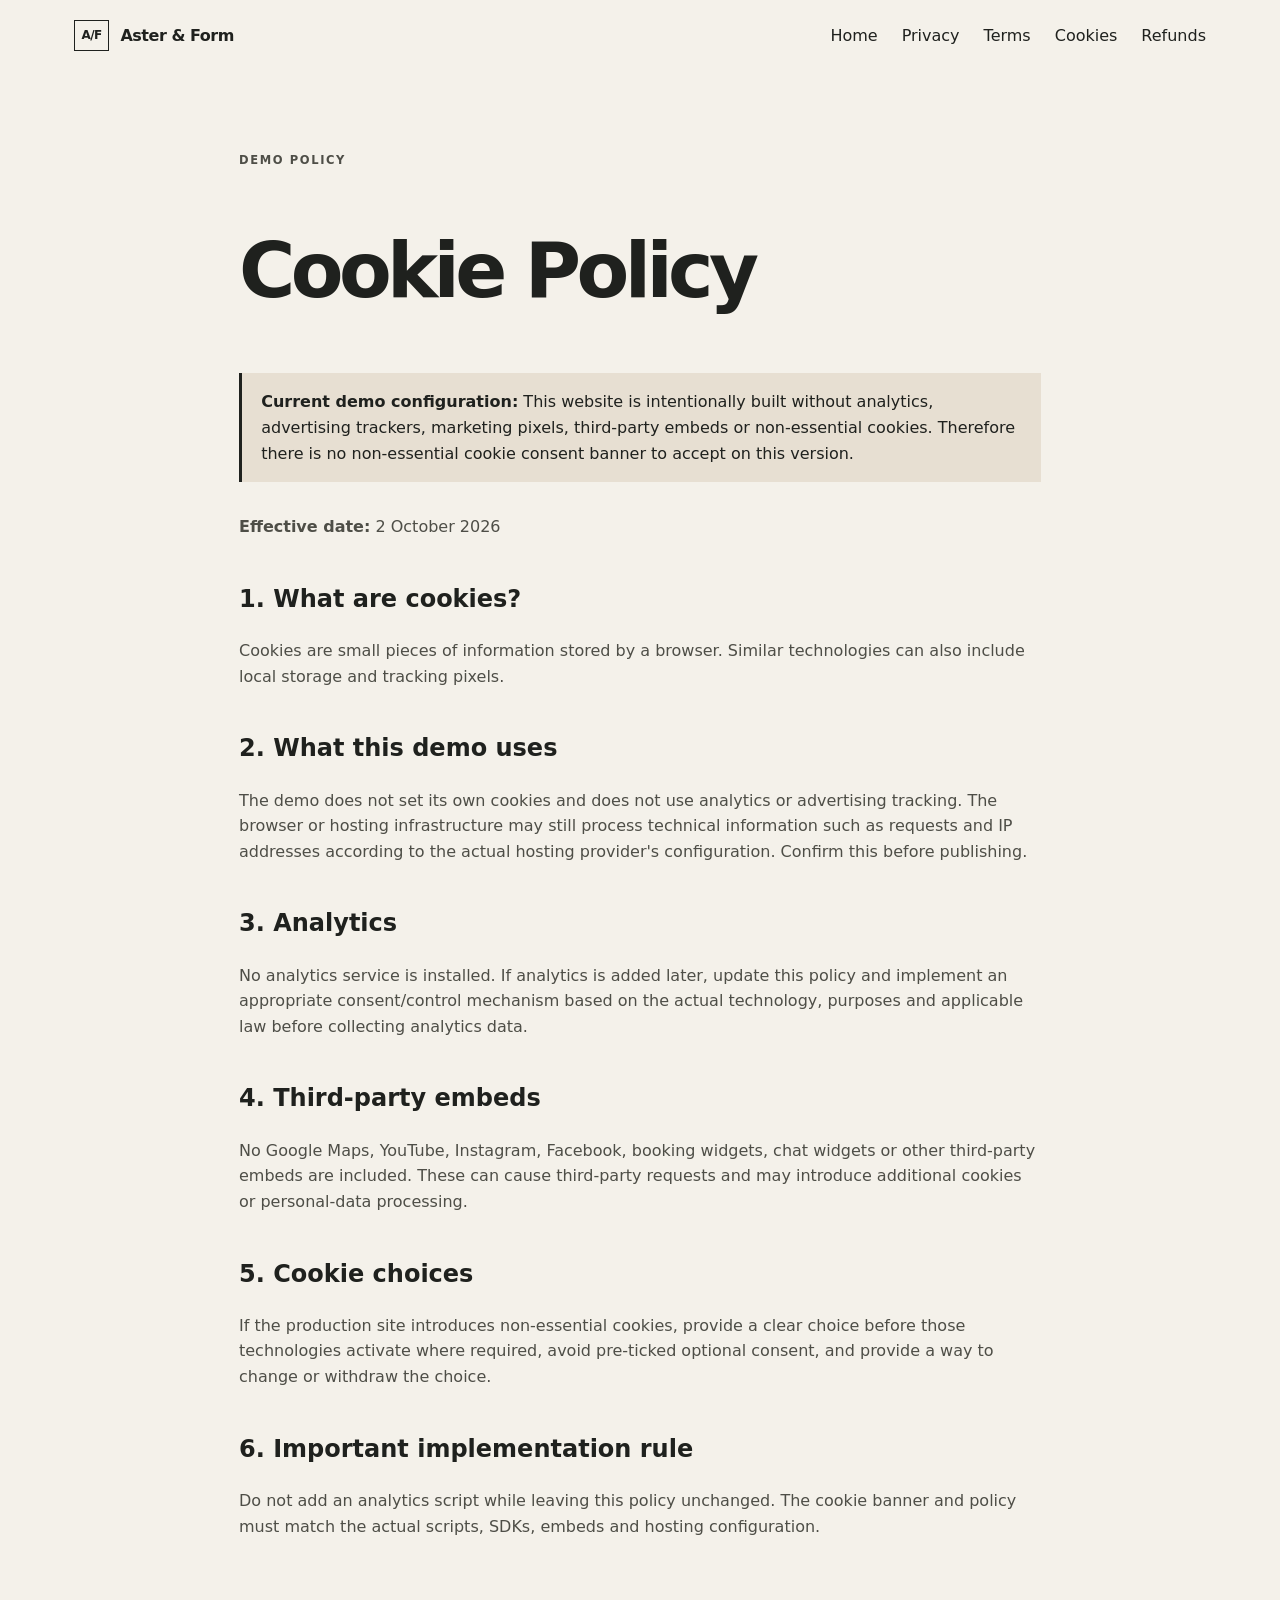
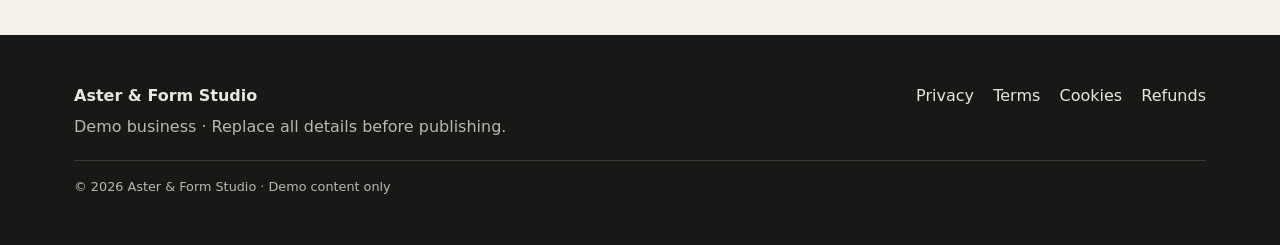
<file: cookies.html>
<!doctype html><html lang="en"><head><meta charset="utf-8"><meta name="viewport" content="width=device-width,initial-scale=1"><title>Cookie Policy — Aster & Form</title><link rel="stylesheet" href="styles.css"></head><body><a class="skip" href="#main">Skip to content</a><header class="site-header"><a class="brand" href="index.html"><span class="brand-mark" aria-hidden="true">A/F</span><span>Aster &amp; Form</span></a><nav class="nav" aria-label="Primary navigation"><a href="index.html">Home</a><a href="privacy.html">Privacy</a><a href="terms.html">Terms</a><a href="cookies.html">Cookies</a><a href="refund.html">Refunds</a></nav></header><main id="main"><article class="legal"><p class="eyebrow">DEMO POLICY</p><h1>Cookie Policy</h1>
<div class="notice"><strong>Current demo configuration:</strong> This website is intentionally built without analytics, advertising trackers, marketing pixels, third-party embeds or non-essential cookies. Therefore there is no non-essential cookie consent banner to accept on this version.</div>
<p><strong>Effective date:</strong> 2 October 2026</p>
<h2>1. What are cookies?</h2><p>Cookies are small pieces of information stored by a browser. Similar technologies can also include local storage and tracking pixels.</p>
<h2>2. What this demo uses</h2><p>The demo does not set its own cookies and does not use analytics or advertising tracking. The browser or hosting infrastructure may still process technical information such as requests and IP addresses according to the actual hosting provider's configuration. Confirm this before publishing.</p>
<h2>3. Analytics</h2><p>No analytics service is installed. If analytics is added later, update this policy and implement an appropriate consent/control mechanism based on the actual technology, purposes and applicable law before collecting analytics data.</p>
<h2>4. Third-party embeds</h2><p>No Google Maps, YouTube, Instagram, Facebook, booking widgets, chat widgets or other third-party embeds are included. These can cause third-party requests and may introduce additional cookies or personal-data processing.</p>
<h2>5. Cookie choices</h2><p>If the production site introduces non-essential cookies, provide a clear choice before those technologies activate where required, avoid pre-ticked optional consent, and provide a way to change or withdraw the choice.</p>
<h2>6. Important implementation rule</h2><p>Do not add an analytics script while leaving this policy unchanged. The cookie banner and policy must match the actual scripts, SDKs, embeds and hosting configuration.</p>
</article></main><footer class="footer"><div><strong>Aster &amp; Form Studio</strong><p>Demo business · Replace all details before publishing.</p></div><div class="footer-links"><a href="privacy.html">Privacy</a><a href="terms.html">Terms</a><a href="cookies.html">Cookies</a><a href="refund.html">Refunds</a></div><p class="copyright">© 2026 Aster &amp; Form Studio · Demo content only</p></footer></body></html>
</file>
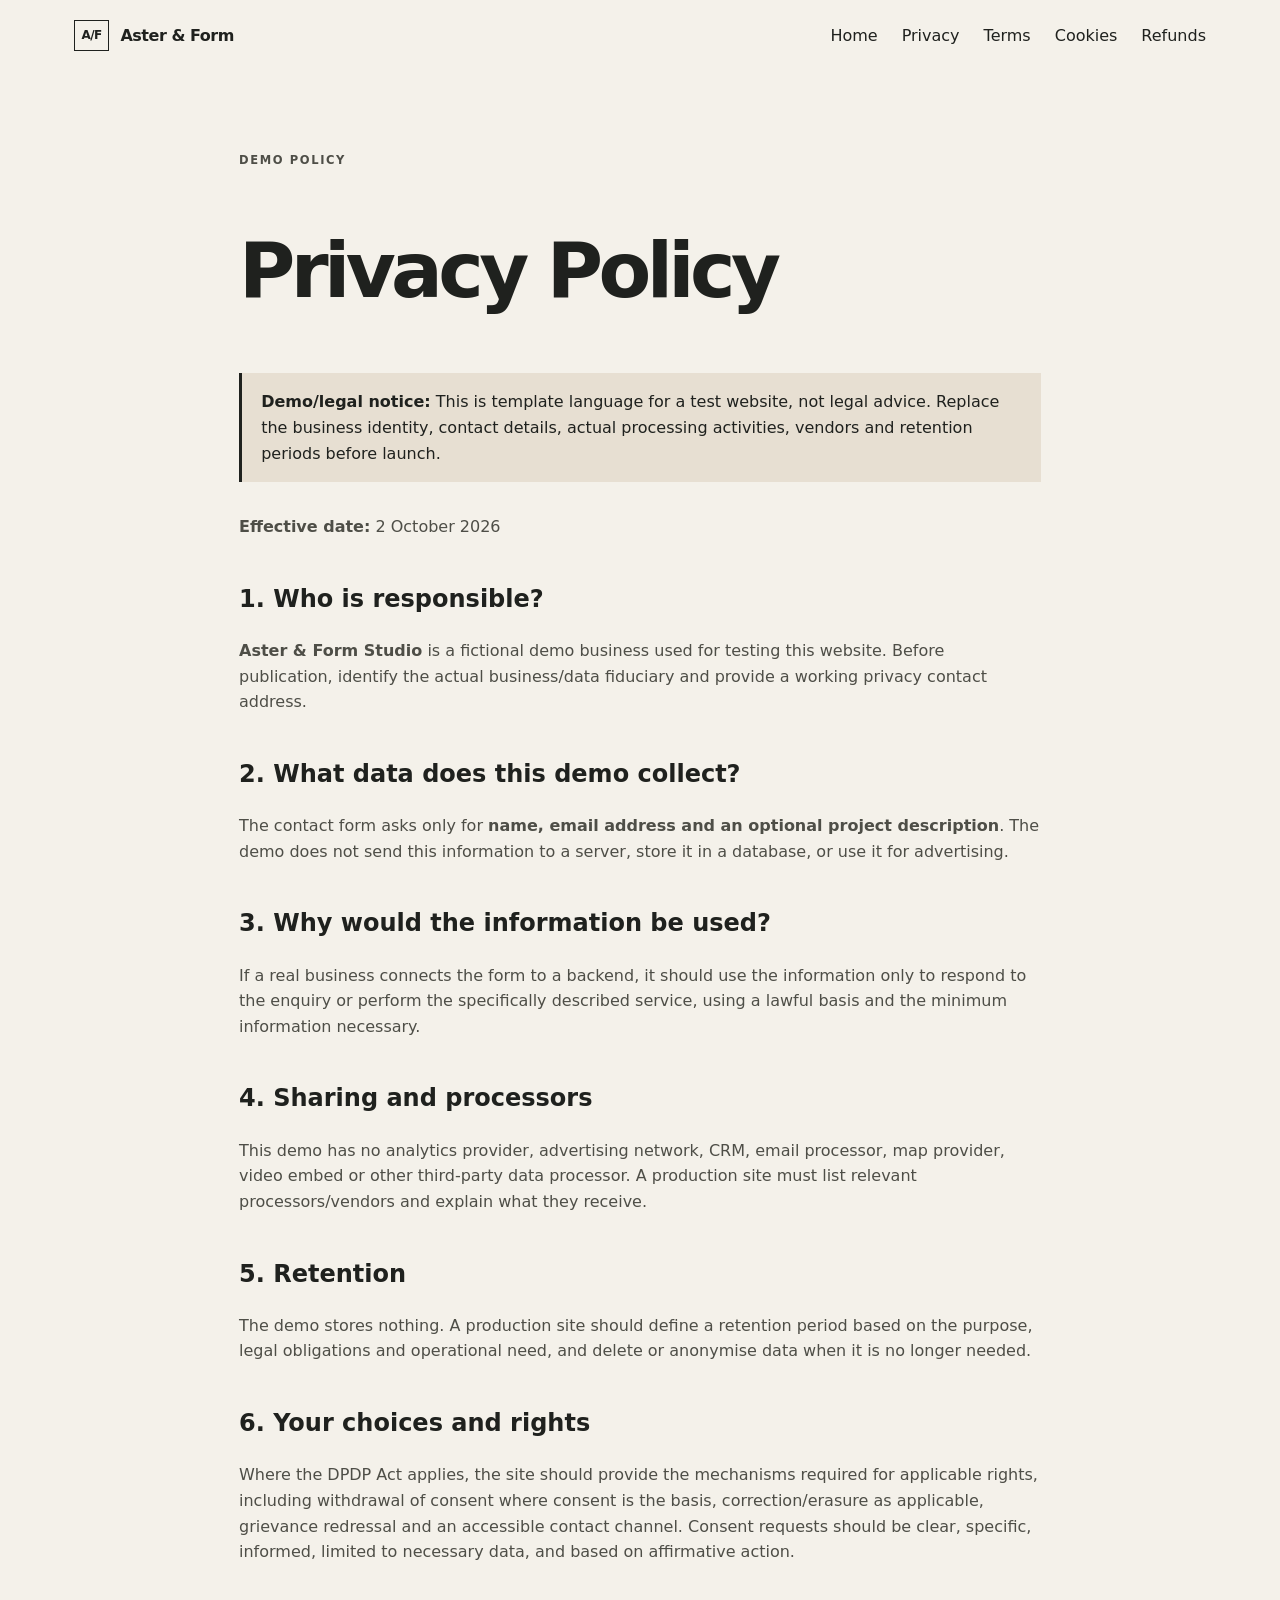
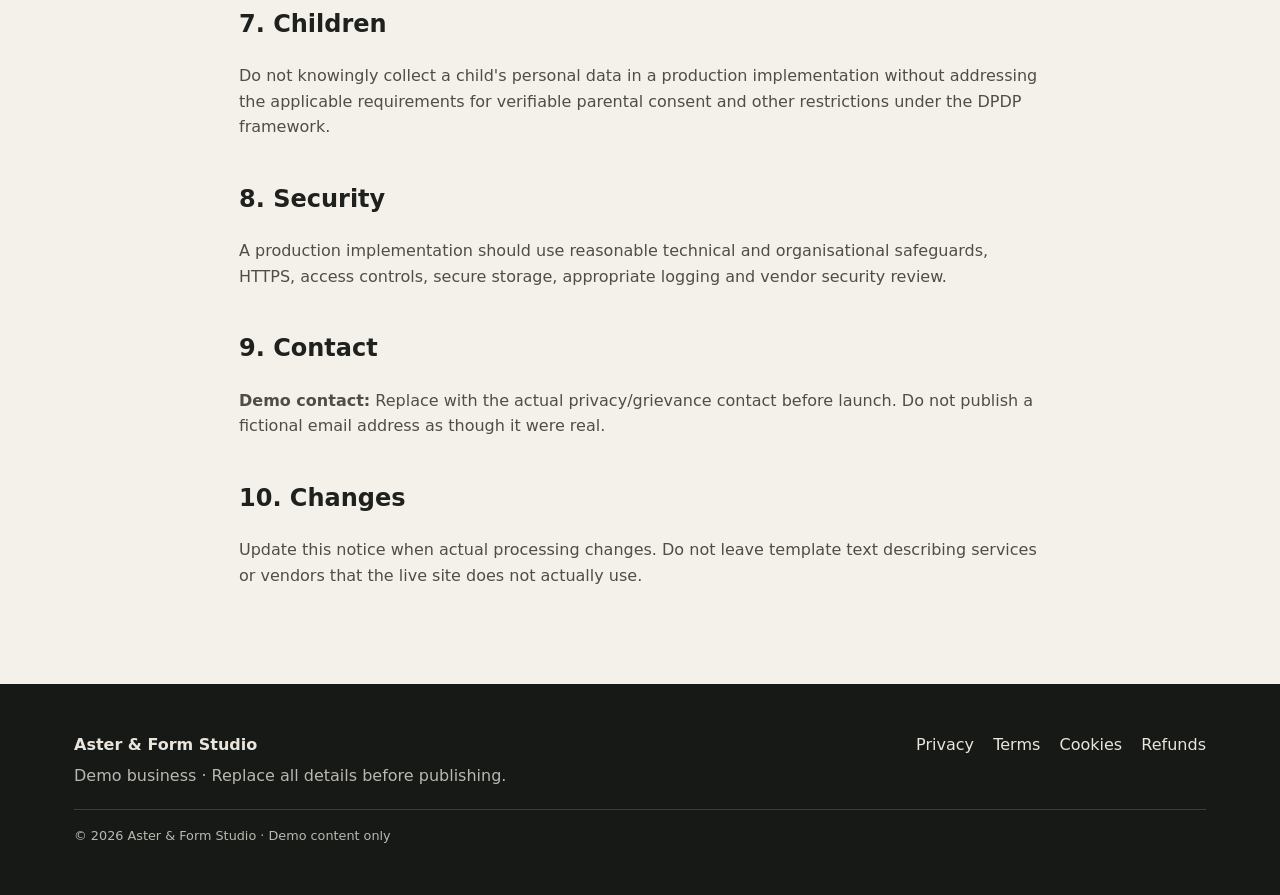
<file: privacy.html>
<!doctype html><html lang="en"><head><meta charset="utf-8"><meta name="viewport" content="width=device-width,initial-scale=1"><title>Privacy Policy — Aster & Form</title><link rel="stylesheet" href="styles.css"></head><body><a class="skip" href="#main">Skip to content</a><header class="site-header"><a class="brand" href="index.html"><span class="brand-mark" aria-hidden="true">A/F</span><span>Aster &amp; Form</span></a><nav class="nav" aria-label="Primary navigation"><a href="index.html">Home</a><a href="privacy.html">Privacy</a><a href="terms.html">Terms</a><a href="cookies.html">Cookies</a><a href="refund.html">Refunds</a></nav></header><main id="main"><article class="legal"><p class="eyebrow">DEMO POLICY</p><h1>Privacy Policy</h1>
<div class="notice"><strong>Demo/legal notice:</strong> This is template language for a test website, not legal advice. Replace the business identity, contact details, actual processing activities, vendors and retention periods before launch.</div>
<p><strong>Effective date:</strong> 2 October 2026</p>
<h2>1. Who is responsible?</h2><p><strong>Aster &amp; Form Studio</strong> is a fictional demo business used for testing this website. Before publication, identify the actual business/data fiduciary and provide a working privacy contact address.</p>
<h2>2. What data does this demo collect?</h2><p>The contact form asks only for <strong>name, email address and an optional project description</strong>. The demo does not send this information to a server, store it in a database, or use it for advertising.</p>
<h2>3. Why would the information be used?</h2><p>If a real business connects the form to a backend, it should use the information only to respond to the enquiry or perform the specifically described service, using a lawful basis and the minimum information necessary.</p>
<h2>4. Sharing and processors</h2><p>This demo has no analytics provider, advertising network, CRM, email processor, map provider, video embed or other third-party data processor. A production site must list relevant processors/vendors and explain what they receive.</p>
<h2>5. Retention</h2><p>The demo stores nothing. A production site should define a retention period based on the purpose, legal obligations and operational need, and delete or anonymise data when it is no longer needed.</p>
<h2>6. Your choices and rights</h2><p>Where the DPDP Act applies, the site should provide the mechanisms required for applicable rights, including withdrawal of consent where consent is the basis, correction/erasure as applicable, grievance redressal and an accessible contact channel. Consent requests should be clear, specific, informed, limited to necessary data, and based on affirmative action.</p>
<h2>7. Children</h2><p>Do not knowingly collect a child's personal data in a production implementation without addressing the applicable requirements for verifiable parental consent and other restrictions under the DPDP framework.</p>
<h2>8. Security</h2><p>A production implementation should use reasonable technical and organisational safeguards, HTTPS, access controls, secure storage, appropriate logging and vendor security review.</p>
<h2>9. Contact</h2><p><strong>Demo contact:</strong> Replace with the actual privacy/grievance contact before launch. Do not publish a fictional email address as though it were real.</p>
<h2>10. Changes</h2><p>Update this notice when actual processing changes. Do not leave template text describing services or vendors that the live site does not actually use.</p>
</article></main><footer class="footer"><div><strong>Aster &amp; Form Studio</strong><p>Demo business · Replace all details before publishing.</p></div><div class="footer-links"><a href="privacy.html">Privacy</a><a href="terms.html">Terms</a><a href="cookies.html">Cookies</a><a href="refund.html">Refunds</a></div><p class="copyright">© 2026 Aster &amp; Form Studio · Demo content only</p></footer></body></html>
</file>
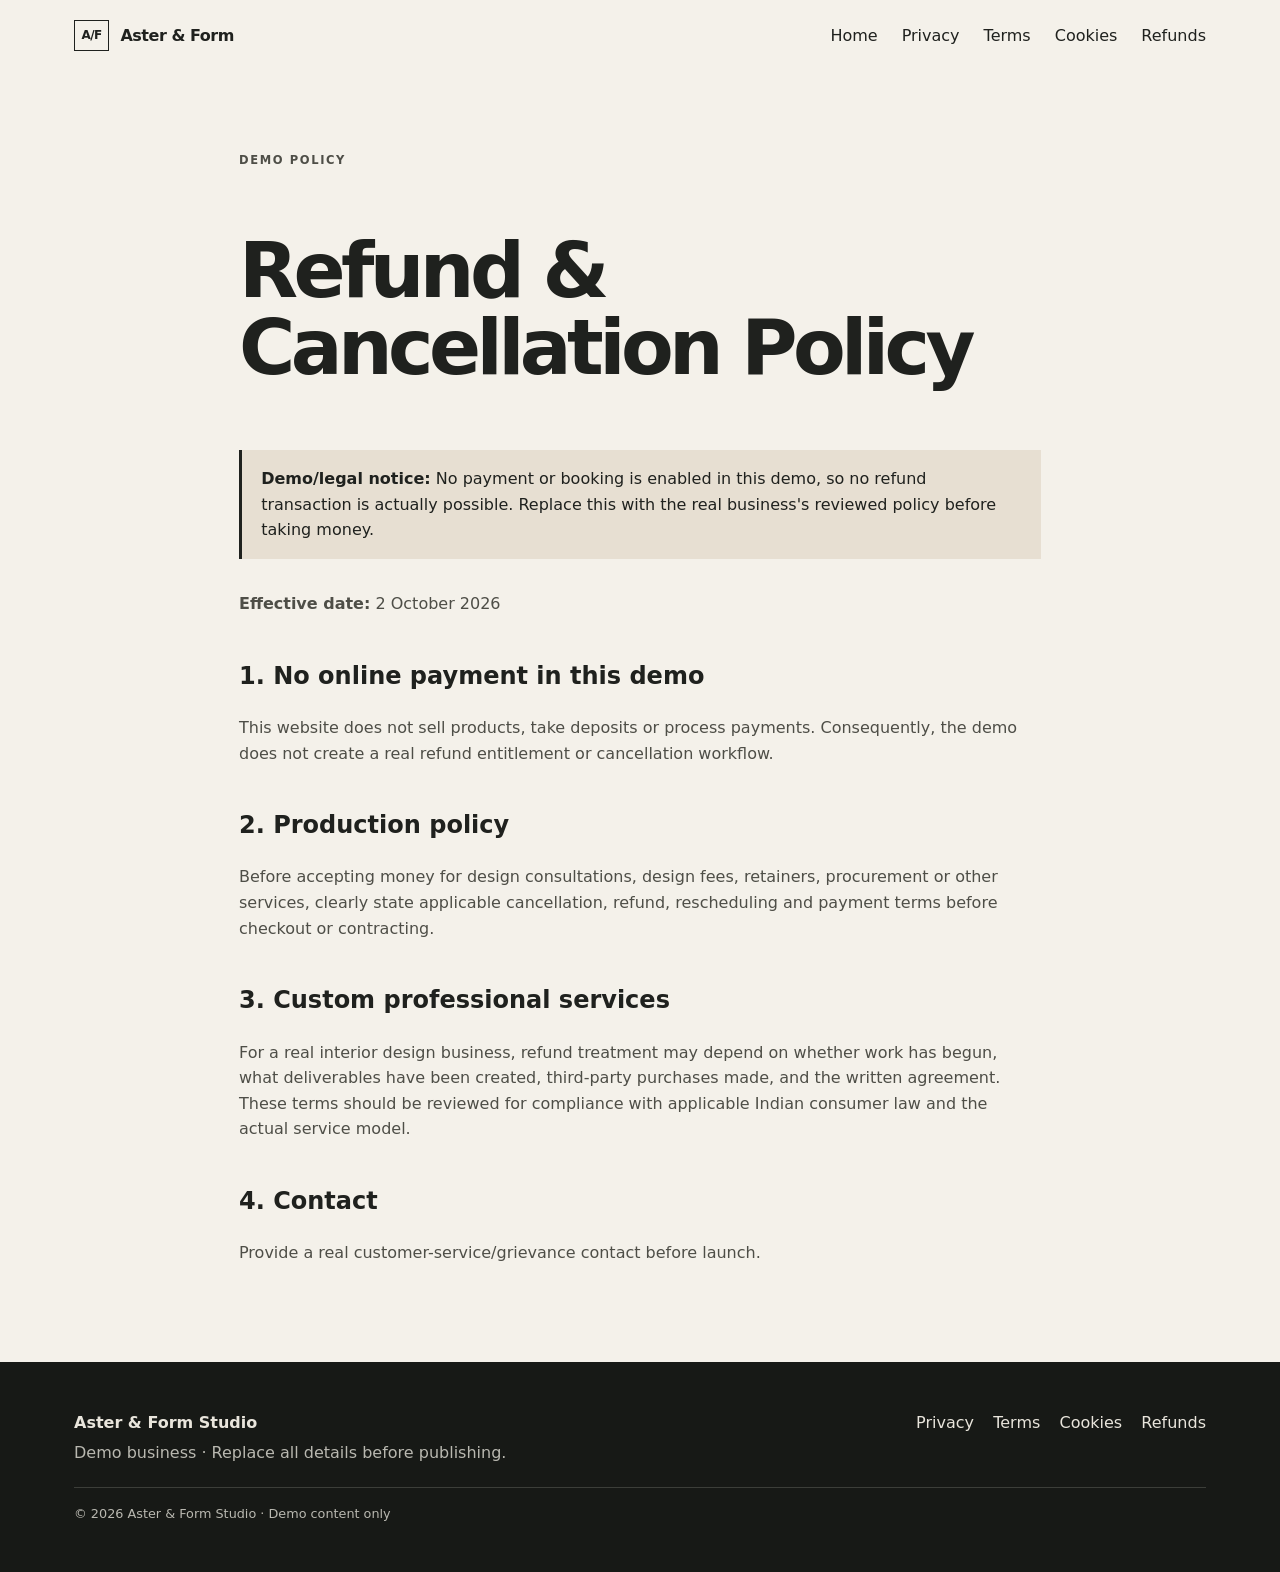
<file: refund.html>
<!doctype html><html lang="en"><head><meta charset="utf-8"><meta name="viewport" content="width=device-width,initial-scale=1"><title>Refund & Cancellation Policy — Aster & Form</title><link rel="stylesheet" href="styles.css"></head><body><a class="skip" href="#main">Skip to content</a><header class="site-header"><a class="brand" href="index.html"><span class="brand-mark" aria-hidden="true">A/F</span><span>Aster &amp; Form</span></a><nav class="nav" aria-label="Primary navigation"><a href="index.html">Home</a><a href="privacy.html">Privacy</a><a href="terms.html">Terms</a><a href="cookies.html">Cookies</a><a href="refund.html">Refunds</a></nav></header><main id="main"><article class="legal"><p class="eyebrow">DEMO POLICY</p><h1>Refund & Cancellation Policy</h1>
<div class="notice"><strong>Demo/legal notice:</strong> No payment or booking is enabled in this demo, so no refund transaction is actually possible. Replace this with the real business's reviewed policy before taking money.</div>
<p><strong>Effective date:</strong> 2 October 2026</p>
<h2>1. No online payment in this demo</h2><p>This website does not sell products, take deposits or process payments. Consequently, the demo does not create a real refund entitlement or cancellation workflow.</p>
<h2>2. Production policy</h2><p>Before accepting money for design consultations, design fees, retainers, procurement or other services, clearly state applicable cancellation, refund, rescheduling and payment terms before checkout or contracting.</p>
<h2>3. Custom professional services</h2><p>For a real interior design business, refund treatment may depend on whether work has begun, what deliverables have been created, third-party purchases made, and the written agreement. These terms should be reviewed for compliance with applicable Indian consumer law and the actual service model.</p>
<h2>4. Contact</h2><p>Provide a real customer-service/grievance contact before launch.</p>
</article></main><footer class="footer"><div><strong>Aster &amp; Form Studio</strong><p>Demo business · Replace all details before publishing.</p></div><div class="footer-links"><a href="privacy.html">Privacy</a><a href="terms.html">Terms</a><a href="cookies.html">Cookies</a><a href="refund.html">Refunds</a></div><p class="copyright">© 2026 Aster &amp; Form Studio · Demo content only</p></footer></body></html>
</file>
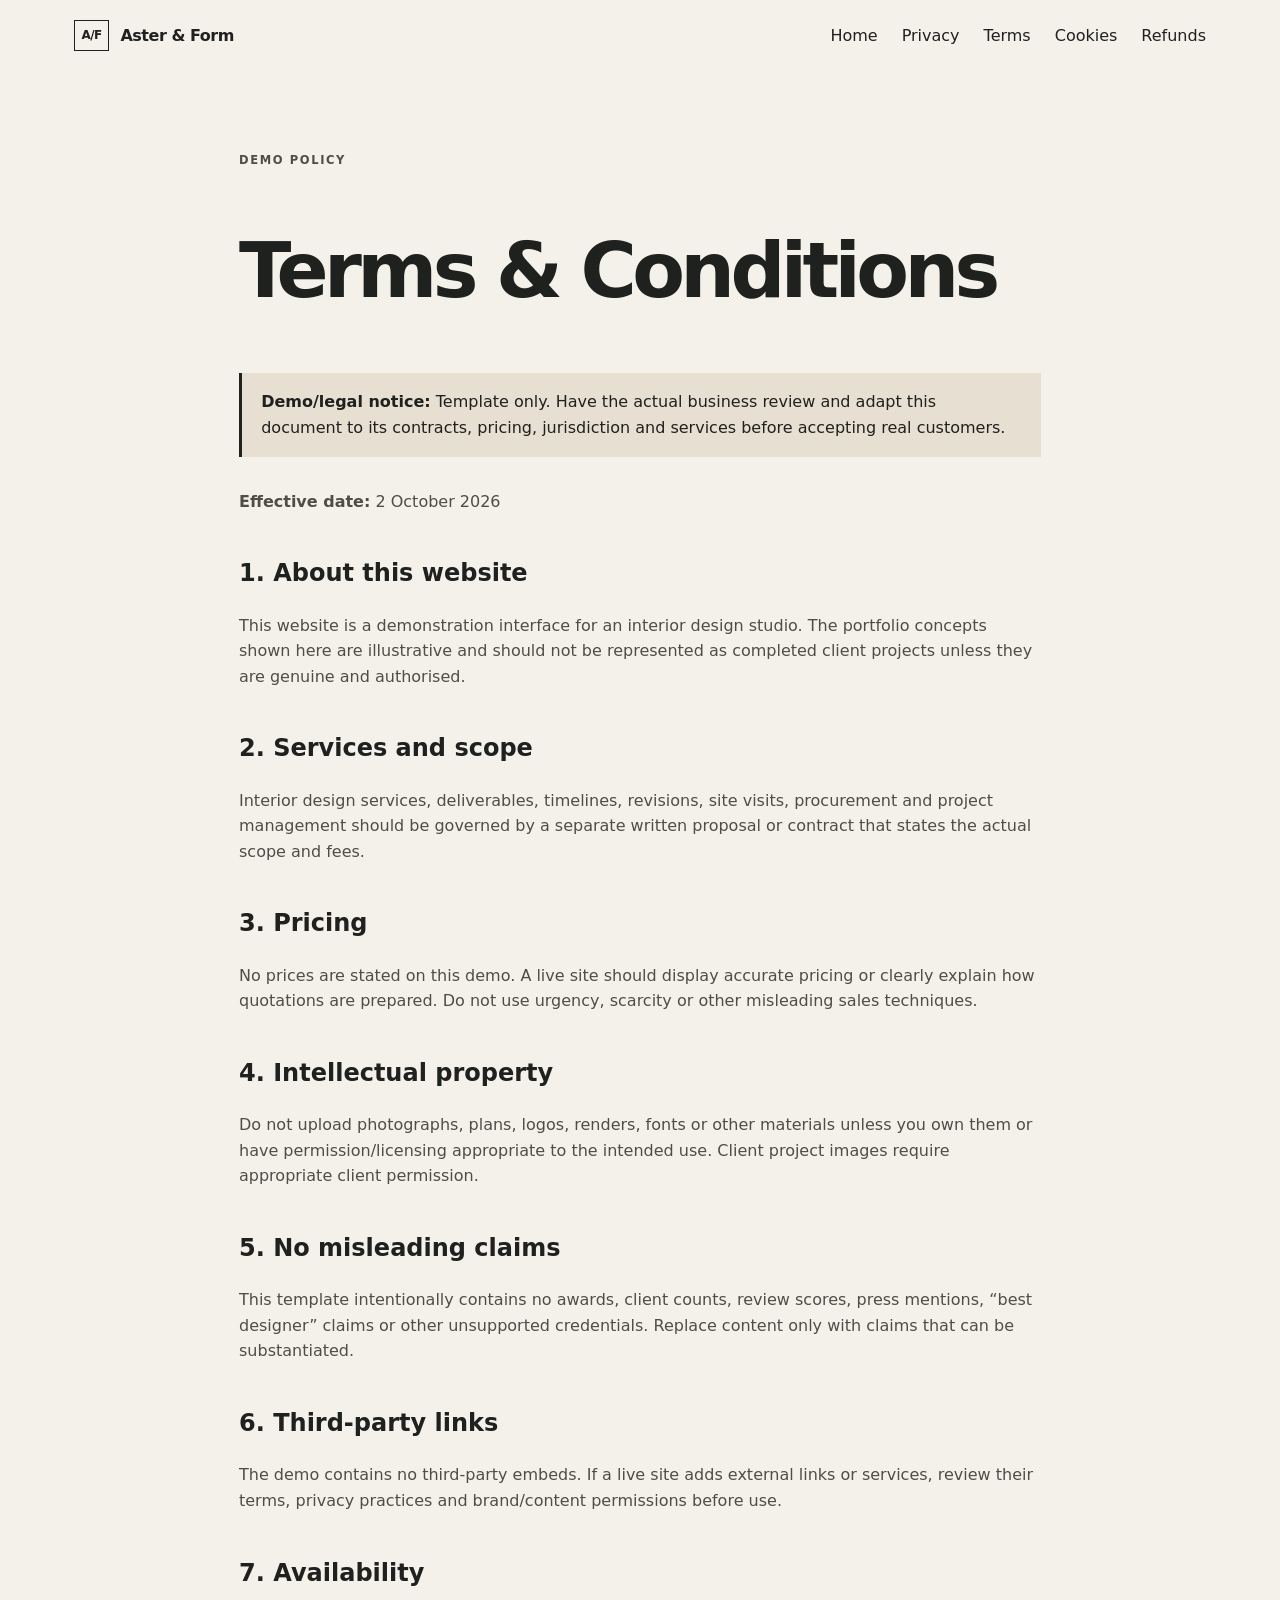
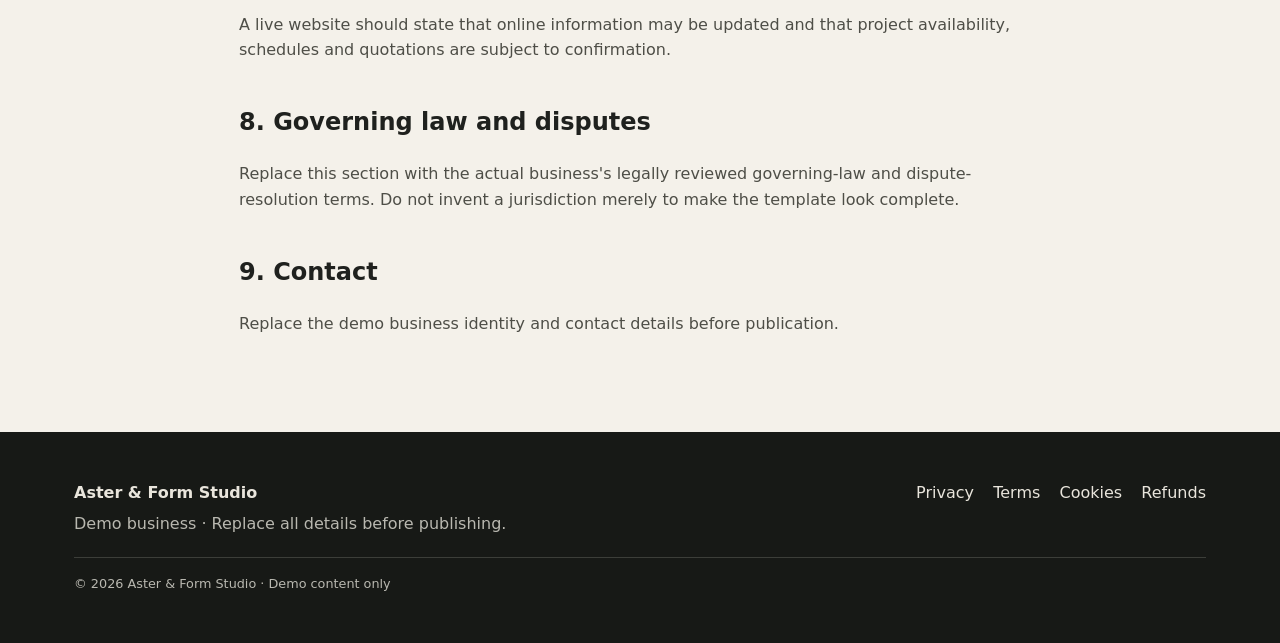
<file: terms.html>
<!doctype html><html lang="en"><head><meta charset="utf-8"><meta name="viewport" content="width=device-width,initial-scale=1"><title>Terms & Conditions — Aster & Form</title><link rel="stylesheet" href="styles.css"></head><body><a class="skip" href="#main">Skip to content</a><header class="site-header"><a class="brand" href="index.html"><span class="brand-mark" aria-hidden="true">A/F</span><span>Aster &amp; Form</span></a><nav class="nav" aria-label="Primary navigation"><a href="index.html">Home</a><a href="privacy.html">Privacy</a><a href="terms.html">Terms</a><a href="cookies.html">Cookies</a><a href="refund.html">Refunds</a></nav></header><main id="main"><article class="legal"><p class="eyebrow">DEMO POLICY</p><h1>Terms & Conditions</h1>
<div class="notice"><strong>Demo/legal notice:</strong> Template only. Have the actual business review and adapt this document to its contracts, pricing, jurisdiction and services before accepting real customers.</div>
<p><strong>Effective date:</strong> 2 October 2026</p>
<h2>1. About this website</h2><p>This website is a demonstration interface for an interior design studio. The portfolio concepts shown here are illustrative and should not be represented as completed client projects unless they are genuine and authorised.</p>
<h2>2. Services and scope</h2><p>Interior design services, deliverables, timelines, revisions, site visits, procurement and project management should be governed by a separate written proposal or contract that states the actual scope and fees.</p>
<h2>3. Pricing</h2><p>No prices are stated on this demo. A live site should display accurate pricing or clearly explain how quotations are prepared. Do not use urgency, scarcity or other misleading sales techniques.</p>
<h2>4. Intellectual property</h2><p>Do not upload photographs, plans, logos, renders, fonts or other materials unless you own them or have permission/licensing appropriate to the intended use. Client project images require appropriate client permission.</p>
<h2>5. No misleading claims</h2><p>This template intentionally contains no awards, client counts, review scores, press mentions, “best designer” claims or other unsupported credentials. Replace content only with claims that can be substantiated.</p>
<h2>6. Third-party links</h2><p>The demo contains no third-party embeds. If a live site adds external links or services, review their terms, privacy practices and brand/content permissions before use.</p>
<h2>7. Availability</h2><p>A live website should state that online information may be updated and that project availability, schedules and quotations are subject to confirmation.</p>
<h2>8. Governing law and disputes</h2><p>Replace this section with the actual business's legally reviewed governing-law and dispute-resolution terms. Do not invent a jurisdiction merely to make the template look complete.</p>
<h2>9. Contact</h2><p>Replace the demo business identity and contact details before publication.</p>
</article></main><footer class="footer"><div><strong>Aster &amp; Form Studio</strong><p>Demo business · Replace all details before publishing.</p></div><div class="footer-links"><a href="privacy.html">Privacy</a><a href="terms.html">Terms</a><a href="cookies.html">Cookies</a><a href="refund.html">Refunds</a></div><p class="copyright">© 2026 Aster &amp; Form Studio · Demo content only</p></footer></body></html>
</file>
<file: styles.css>
:root{
--ink:#1f211e;--paper:#f4f1ea;--sand:#ded6c8;--muted:#6a6a62;--line:#c8c2b7;--dark:#20231f;
--focus:#1457c7;--max:1180px
}
*{box-sizing:border-box}html{scroll-behavior:smooth}body{margin:0;background:var(--paper);color:var(--ink);font-family:Inter,ui-sans-serif,system-ui,-apple-system,BlinkMacSystemFont,"Segoe UI",sans-serif;line-height:1.6}
a{color:inherit}a:focus-visible,button:focus-visible,input:focus-visible,textarea:focus-visible{outline:3px solid var(--focus);outline-offset:3px}
.skip{position:absolute;left:1rem;top:-5rem;background:#fff;padding:.7rem 1rem;z-index:20}.skip:focus{top:1rem}
.site-header{max-width:var(--max);margin:auto;padding:1.25rem 1.5rem;display:flex;align-items:center;justify-content:space-between;gap:2rem}
.brand{display:flex;align-items:center;gap:.7rem;text-decoration:none;font-weight:800;letter-spacing:-.03em}.brand-mark{border:1px solid var(--ink);padding:.3rem .4rem;font-size:.75rem}
.nav{display:flex;gap:1.5rem}.nav a,.footer a{text-decoration:none}.nav a:hover,.footer a:hover{text-decoration:underline}
.menu-btn{display:none;background:none;border:1px solid var(--ink);padding:.55rem .8rem}
.hero{max-width:var(--max);margin:0 auto;padding:5rem 1.5rem 7rem;display:grid;grid-template-columns:1fr 1fr;gap:5rem;align-items:center}
.eyebrow{font-size:.72rem;letter-spacing:.14em;font-weight:800;color:var(--muted);margin:0 0 1rem}.hero h1{font-size:clamp(3.4rem,7vw,6.7rem);line-height:.93;letter-spacing:-.07em;margin:0 0 1.5rem;max-width:760px}.hero h1 em{font-family:Georgia,serif;font-weight:400}.lede{font-size:1.15rem;max-width:590px;color:#4e4e47}
.actions{display:flex;align-items:center;gap:1.5rem;margin-top:2rem;flex-wrap:wrap}.btn{display:inline-flex;align-items:center;justify-content:center;min-height:48px;padding:.8rem 1.15rem;border:1px solid transparent;text-decoration:none;font-weight:750;cursor:pointer}.btn-dark{background:var(--dark);color:#fff}.btn-dark:hover{background:#000}.text-link{font-weight:750}
.demo-note{font-size:.8rem;color:var(--muted);border-left:2px solid var(--line);padding-left:1rem;margin-top:2rem}
.hero-art{height:600px;background:var(--sand);position:relative;overflow:hidden}.arch{position:absolute;border-radius:220px 220px 0 0}.arch-a{width:72%;height:78%;right:9%;bottom:0;background:#a69a88}.arch-b{width:48%;height:55%;left:8%;bottom:0;background:#c9bca8}.arch-c{width:30%;height:34%;right:18%;bottom:0;background:#746d61}.hero-caption{position:absolute;left:1rem;bottom:1rem;font-size:.7rem;font-weight:800;letter-spacing:.12em}

.section{max-width:var(--max);margin:auto;padding:6rem 1.5rem}.section-head{max-width:700px;margin-bottom:3rem}.section h2{font-size:clamp(2.3rem,4.5vw,4.6rem);line-height:1;letter-spacing:-.055em;margin:0}
.projects{display:grid;grid-template-columns:repeat(3,1fr);gap:1.5rem}.project-visual{height:420px;position:relative;overflow:hidden}.visual-1{background:linear-gradient(145deg,#b8ad9b 0 45%,#ded6c8 45%);}.visual-1:after{content:"";position:absolute;width:58%;height:58%;background:#80786c;border-radius:100% 100% 0 0;bottom:0;left:21%}.visual-2{background:linear-gradient(90deg,#8d7d69 0 22%,#e5dfd4 22% 74%,#a99881 74%);}.visual-2:after{content:"";position:absolute;width:70%;height:12%;background:#302f2a;bottom:27%;left:15%;box-shadow:0 85px 0 #b7a88e}.visual-3{background:linear-gradient(160deg,#d9d0c2,#9b917f)}.visual-3:after{content:"";position:absolute;width:65%;height:48%;bottom:0;left:17%;background:#665f54;border-radius:50% 50% 0 0}.project-meta{padding:1rem 0 2rem}.project-meta span{font-size:.7rem;letter-spacing:.12em;color:var(--muted);font-weight:800}.project-meta h3{font-size:1.5rem;margin:.35rem 0}.project-meta p{margin:0;color:var(--muted)}
.dark{max-width:none;background:var(--dark);color:#f5f2eb;padding-left:max(1.5rem,calc((100vw - var(--max))/2 + 1.5rem));padding-right:max(1.5rem,calc((100vw - var(--max))/2 + 1.5rem))}.dark .eyebrow{color:#b9b8b0}.service-grid{display:grid;grid-template-columns:repeat(4,1fr);border-top:1px solid #4b4d48}.service-grid>div{padding:2rem 1.5rem 2rem 0;border-right:1px solid #4b4d48}.service-grid>div+div{padding-left:1.5rem}.service-grid span{font-size:.75rem;color:#b9b8b0}.service-grid h3{font-size:1.35rem}.service-grid p{color:#c7c6c0}
.steps{list-style:none;padding:0;margin:0;display:grid;grid-template-columns:repeat(4,1fr);border-top:1px solid var(--line)}.steps li{padding:2rem 1.2rem 0 0;border-right:1px solid var(--line)}.steps li+li{padding-left:1.2rem}.steps span{font-size:.75rem;font-weight:800;color:var(--muted)}.steps h3{margin:.6rem 0}.steps p{color:var(--muted)}
.contact{display:grid;grid-template-columns:.8fr 1.2fr;gap:5rem;border-top:1px solid var(--line)}.contact-copy p:last-child{color:var(--muted)}form{display:grid;gap:1rem}.field{display:grid;gap:.4rem}.field label{font-weight:750}input,textarea{width:100%;font:inherit;background:#fff;border:1px solid #9d9b93;padding:.8rem;border-radius:0}textarea{resize:vertical}.check{display:flex;gap:.65rem;align-items:flex-start;font-size:.9rem;color:#4e4e47}.check input{width:1.1rem;height:1.1rem;flex:0 0 auto;margin-top:.25rem}.status{min-height:1.5rem;color:#1457c7;font-weight:700}
.footer{background:#171916;color:#e9e5dc;padding:3rem max(1.5rem,calc((100vw - var(--max))/2 + 1.5rem));display:grid;grid-template-columns:1fr auto;gap:1rem}.footer p{color:#b9b8b0;margin:.3rem 0 0}.footer-links{display:flex;gap:1.2rem;align-items:flex-start;flex-wrap:wrap}.copyright{grid-column:1/-1;border-top:1px solid #3c3e39;padding-top:1rem;font-size:.8rem}

.legal{max-width:850px;margin:auto;padding:5rem 1.5rem}.legal h1{font-size:clamp(2.8rem,6vw,5rem);line-height:1;letter-spacing:-.06em}.legal h2{margin-top:2.5rem}.legal p,.legal li{color:#4e4e47}.notice{background:#e7dfd2;border-left:3px solid var(--ink);padding:1rem 1.2rem;margin:2rem 0}
@media(max-width:800px){.hero{grid-template-columns:1fr;padding-top:3rem;gap:2rem}.hero-art{height:420px}.projects,.service-grid,.steps,.contact{grid-template-columns:1fr}.service-grid>div,.steps li{border-right:0;border-bottom:1px solid #4b4d48;padding:1.5rem 0!important}.contact{gap:2rem}.footer{grid-template-columns:1fr}.copyright{grid-column:auto}.nav{display:none}.menu-btn{display:block}.nav.open{display:flex;position:absolute;top:4.8rem;left:1rem;right:1rem;background:var(--paper);padding:1rem;border:1px solid var(--line);z-index:10;flex-direction:column}.site-header{position:relative}.project-visual{height:320px}}
@media(prefers-reduced-motion:reduce){html{scroll-behavior:auto}}
</file>
